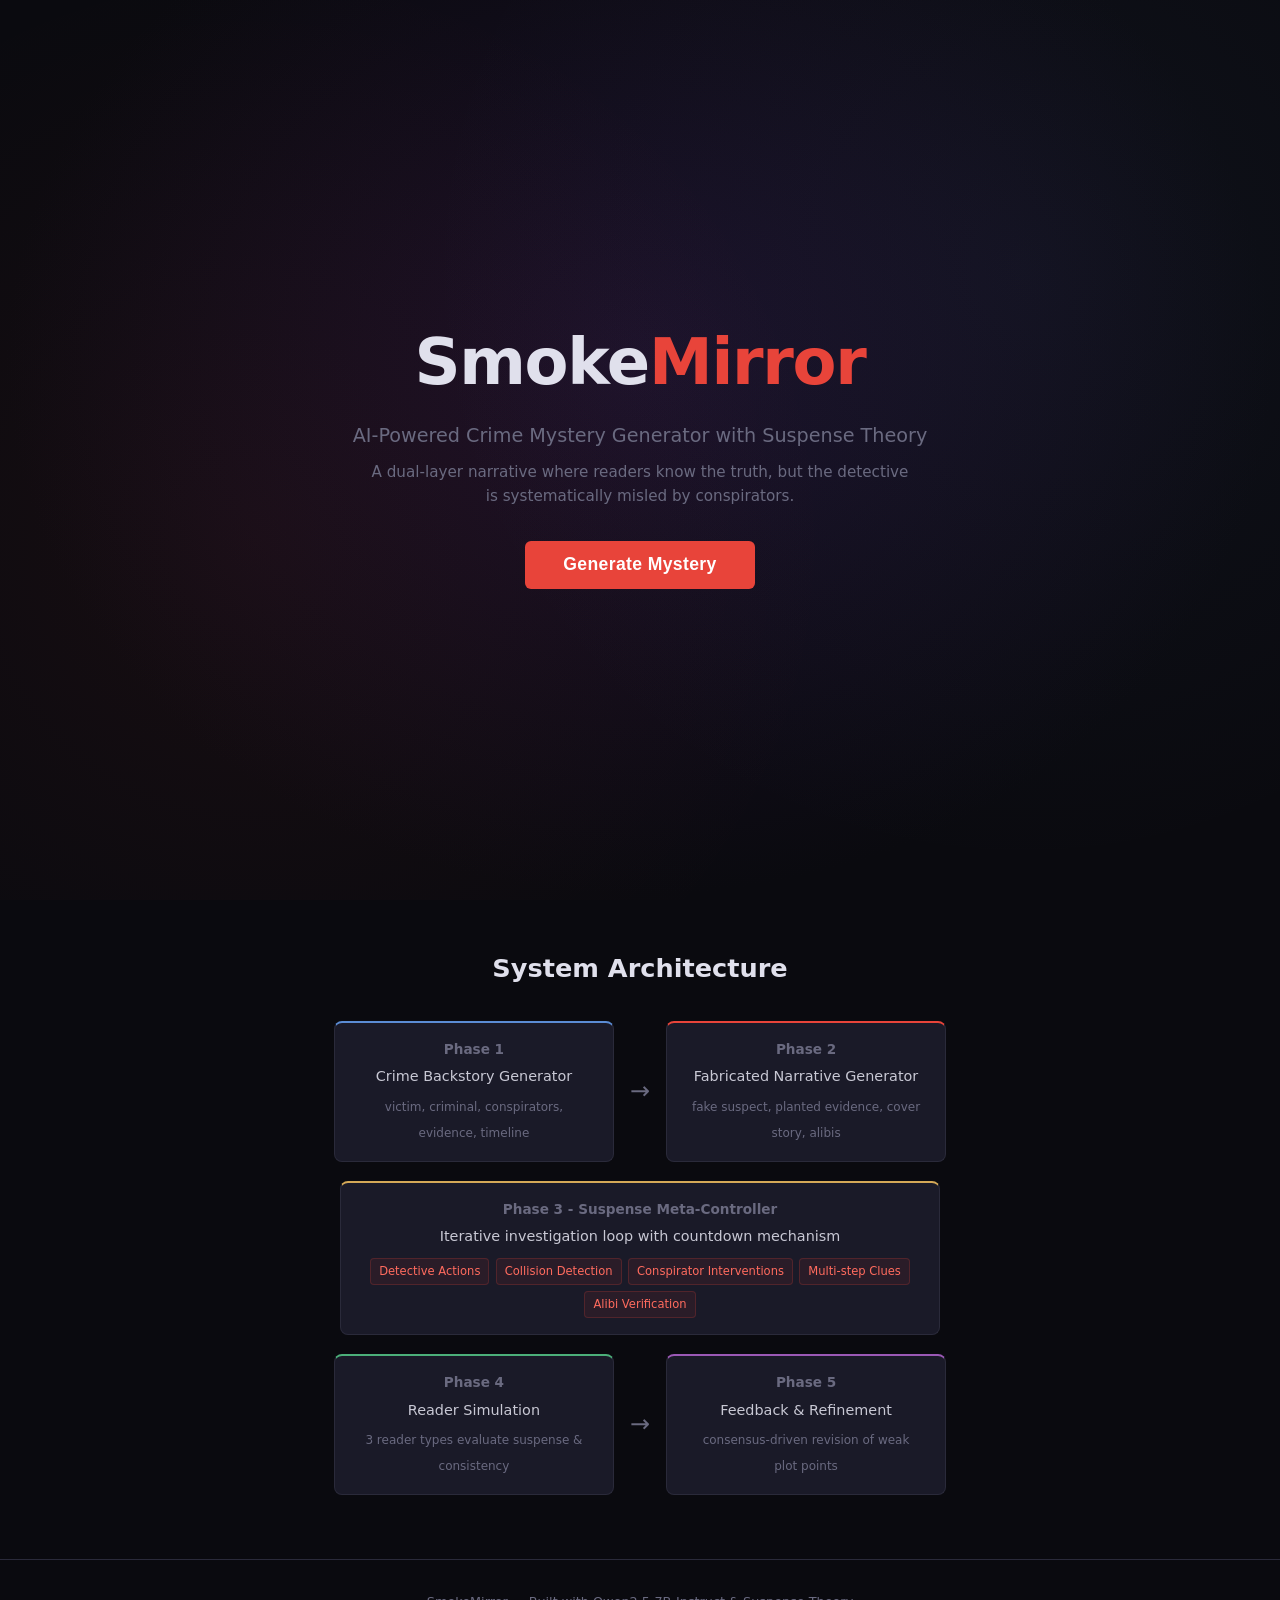
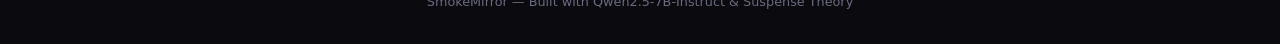
<file: docs/index.html>
<!DOCTYPE html>
<html lang="en">
<head>
  <meta charset="UTF-8">
  <meta name="viewport" content="width=device-width, initial-scale=1.0">
  <title>SmokeMirror - AI Mystery Story Generator</title>
  <link rel="stylesheet" href="style.css">
</head>
<body>
  <!-- Landing / Hero -->
  <section id="hero">
    <div class="smoke-overlay"></div>
    <div class="hero-content">
      <h1>Smoke<span class="accent">Mirror</span></h1>
      <p class="tagline">AI-Powered Crime Mystery Generator with Suspense Theory</p>
      <p class="subtitle">A dual-layer narrative where readers know the truth, but the detective is systematically misled by conspirators.</p>
      <button id="btn-generate" class="btn-primary">Generate Mystery</button>
    </div>
  </section>

  <!-- Pipeline Progress -->
  <section id="pipeline" class="hidden">
    <div class="pipeline-header">
      <h2>Generation Pipeline</h2>
      <div class="countdown-bar">
        <div class="countdown-fill" id="countdown-fill"></div>
      </div>
      <p class="countdown-label" id="countdown-label">Initializing...</p>
    </div>

    <div class="pipeline-steps">
      <div class="step" id="step-1" data-step="1">
        <div class="step-indicator"><span>1</span></div>
        <div class="step-body">
          <h3>Crime Backstory</h3>
          <p class="step-desc">Generating crime facts, characters, and evidence...</p>
          <div class="step-content" id="content-1"></div>
        </div>
      </div>

      <div class="step" id="step-2" data-step="2">
        <div class="step-indicator"><span>2</span></div>
        <div class="step-body">
          <h3>Fabricated Narrative</h3>
          <p class="step-desc">Conspirators build a false story to mislead the detective...</p>
          <div class="step-content" id="content-2"></div>
        </div>
      </div>

      <div class="step" id="step-3" data-step="3">
        <div class="step-indicator"><span>3</span></div>
        <div class="step-body">
          <h3>Detective Investigation</h3>
          <p class="step-desc">Suspense meta-controller generates the investigation with countdown pressure...</p>
          <div class="step-content" id="content-3"></div>
        </div>
      </div>

      <div class="step" id="step-4" data-step="4">
        <div class="step-indicator"><span>4</span></div>
        <div class="step-body">
          <h3>Reader Evaluation</h3>
          <p class="step-desc">Simulated readers score suspense and flag issues...</p>
          <div class="step-content" id="content-4"></div>
        </div>
      </div>

      <div class="step" id="step-5" data-step="5">
        <div class="step-indicator"><span>5</span></div>
        <div class="step-body">
          <h3>Refinement</h3>
          <p class="step-desc">Addressing flagged issues and improving weak plot points...</p>
          <div class="step-content" id="content-5"></div>
        </div>
      </div>

      <div class="step" id="step-6" data-step="6">
        <div class="step-indicator"><span>6</span></div>
        <div class="step-body">
          <h3>Story Assembly</h3>
          <p class="step-desc">Assembling the final dual-layer narrative...</p>
          <div class="step-content" id="content-6"></div>
        </div>
      </div>
    </div>
  </section>

  <!-- Final Story -->
  <section id="story-output" class="hidden">
    <div class="story-header">
      <h2>Generated Mystery</h2>
      <div class="story-controls">
        <div class="lang-toggle" id="lang-toggle">
          <button class="lang-btn active" data-lang="en">EN</button>
          <button class="lang-btn" data-lang="zh">中文</button>
        </div>
        <div class="story-meta" id="story-meta"></div>
      </div>
    </div>
    <div class="story-body" id="story-body"></div>
    <button id="btn-restart" class="btn-secondary">Generate Another</button>
  </section>

  <!-- Architecture Diagram -->
  <section id="architecture">
    <h2>System Architecture</h2>
    <div class="arch-diagram">
      <div class="arch-row">
        <div class="arch-box phase1">
          <h4>Phase 1</h4>
          <p>Crime Backstory Generator</p>
          <small>victim, criminal, conspirators, evidence, timeline</small>
        </div>
        <div class="arch-arrow">&rarr;</div>
        <div class="arch-box phase2">
          <h4>Phase 2</h4>
          <p>Fabricated Narrative Generator</p>
          <small>fake suspect, planted evidence, cover story, alibis</small>
        </div>
      </div>
      <div class="arch-row">
        <div class="arch-box phase3 wide">
          <h4>Phase 3 - Suspense Meta-Controller</h4>
          <p>Iterative investigation loop with countdown mechanism</p>
          <div class="arch-sub">
            <span>Detective Actions</span>
            <span>Collision Detection</span>
            <span>Conspirator Interventions</span>
            <span>Multi-step Clues</span>
            <span>Alibi Verification</span>
          </div>
        </div>
      </div>
      <div class="arch-row">
        <div class="arch-box phase4">
          <h4>Phase 4</h4>
          <p>Reader Simulation</p>
          <small>3 reader types evaluate suspense &amp; consistency</small>
        </div>
        <div class="arch-arrow">&rarr;</div>
        <div class="arch-box phase5">
          <h4>Phase 5</h4>
          <p>Feedback &amp; Refinement</p>
          <small>consensus-driven revision of weak plot points</small>
        </div>
      </div>
    </div>
  </section>

  <footer>
    <p>SmokeMirror &mdash; Built with Qwen2.5-7B-Instruct &amp; Suspense Theory</p>
  </footer>

  <script src="app.js"></script>
</body>
</html>
</file>
<file: docs/style.css>
/* ===== Base ===== */
*,*::before,*::after{box-sizing:border-box;margin:0;padding:0}
:root{
  --bg:#0a0a0f;
  --bg2:#12121a;
  --card:#1a1a28;
  --border:#2a2a3a;
  --text:#c8c8d4;
  --text-dim:#6a6a80;
  --accent:#e8443a;
  --accent2:#ff6b5e;
  --gold:#d4a857;
  --green:#4caf7a;
  --blue:#5b8cd4;
}
html{scroll-behavior:smooth}
body{
  font-family:'Segoe UI',system-ui,-apple-system,sans-serif;
  background:var(--bg);
  color:var(--text);
  line-height:1.6;
  overflow-x:hidden;
}
h1,h2,h3,h4{font-weight:600;color:#e0e0ec}
a{color:var(--accent2)}

/* ===== Hero ===== */
#hero{
  min-height:100vh;
  display:flex;
  align-items:center;
  justify-content:center;
  text-align:center;
  position:relative;
  background:radial-gradient(ellipse at 50% 40%,#1a1028 0%,var(--bg) 70%);
}
.smoke-overlay{
  position:absolute;inset:0;
  background:
    radial-gradient(circle at 20% 60%,rgba(232,68,58,.06) 0%,transparent 50%),
    radial-gradient(circle at 80% 30%,rgba(91,140,212,.06) 0%,transparent 50%);
  pointer-events:none;
}
.hero-content{position:relative;z-index:1;max-width:700px;padding:2rem}
.hero-content h1{
  font-size:4rem;
  letter-spacing:-.02em;
  margin-bottom:.5rem;
}
.accent{color:var(--accent)}
.tagline{font-size:1.2rem;color:var(--text-dim);margin-bottom:.5rem}
.subtitle{font-size:.95rem;color:var(--text-dim);margin-bottom:2rem;max-width:540px;margin-left:auto;margin-right:auto}

/* ===== Buttons ===== */
.btn-primary{
  padding:.85rem 2.4rem;
  font-size:1.1rem;
  font-weight:600;
  color:#fff;
  background:var(--accent);
  border:none;
  border-radius:6px;
  cursor:pointer;
  transition:all .2s;
  letter-spacing:.02em;
}
.btn-primary:hover{background:var(--accent2);transform:translateY(-1px);box-shadow:0 4px 20px rgba(232,68,58,.3)}
.btn-primary:disabled{opacity:.5;cursor:not-allowed;transform:none;box-shadow:none}
.btn-secondary{
  padding:.7rem 2rem;
  font-size:1rem;
  color:var(--accent2);
  background:transparent;
  border:1px solid var(--accent);
  border-radius:6px;
  cursor:pointer;
  transition:all .2s;
  margin-top:2rem;
}
.btn-secondary:hover{background:rgba(232,68,58,.1)}

/* ===== Pipeline ===== */
#pipeline{
  max-width:860px;
  margin:0 auto;
  padding:3rem 1.5rem;
}
.pipeline-header{text-align:center;margin-bottom:2.5rem}
.pipeline-header h2{font-size:1.8rem;margin-bottom:1rem}
.countdown-bar{
  width:100%;
  height:6px;
  background:var(--border);
  border-radius:3px;
  overflow:hidden;
  margin-bottom:.5rem;
}
.countdown-fill{
  height:100%;
  width:0%;
  background:linear-gradient(90deg,var(--accent),var(--gold));
  border-radius:3px;
  transition:width .6s ease;
}
.countdown-label{font-size:.85rem;color:var(--text-dim)}

/* Steps */
.pipeline-steps{display:flex;flex-direction:column;gap:.5rem}
.step{
  display:flex;
  gap:1.2rem;
  padding:1rem 0;
  opacity:.35;
  transition:opacity .4s;
}
.step.active,.step.done{opacity:1}
.step-indicator{
  flex-shrink:0;
  width:36px;height:36px;
  border-radius:50%;
  border:2px solid var(--border);
  display:flex;align-items:center;justify-content:center;
  font-size:.85rem;font-weight:700;color:var(--text-dim);
  transition:all .3s;
}
.step.active .step-indicator{border-color:var(--accent);color:var(--accent);box-shadow:0 0 12px rgba(232,68,58,.3)}
.step.done .step-indicator{border-color:var(--green);color:var(--green);background:rgba(76,175,122,.1)}
.step-body{flex:1;min-width:0}
.step-body h3{font-size:1.05rem;margin-bottom:.2rem}
.step-desc{font-size:.85rem;color:var(--text-dim)}
.step-content{
  margin-top:.8rem;
  max-height:0;
  overflow:hidden;
  transition:max-height .5s ease;
}
.step.active .step-content,.step.done .step-content{max-height:2000px}

/* Content cards inside steps */
.info-card{
  background:var(--card);
  border:1px solid var(--border);
  border-radius:8px;
  padding:1rem 1.2rem;
  margin-bottom:.6rem;
  font-size:.9rem;
}
.info-card h4{font-size:.9rem;color:var(--gold);margin-bottom:.4rem}
.info-card .label{color:var(--text-dim);font-size:.8rem}
.info-card .value{color:var(--text)}
.info-row{display:flex;gap:.5rem;margin-bottom:.3rem;flex-wrap:wrap}
.tag{
  display:inline-block;
  padding:.15rem .5rem;
  background:rgba(91,140,212,.12);
  color:var(--blue);
  border-radius:4px;
  font-size:.78rem;
}
.tag.danger{background:rgba(232,68,58,.12);color:var(--accent2)}
.tag.gold{background:rgba(212,168,87,.12);color:var(--gold)}
.tag.green{background:rgba(76,175,122,.12);color:var(--green)}

/* Plot points */
.plot-point{
  background:var(--card);
  border-left:3px solid var(--border);
  padding:.8rem 1rem;
  margin-bottom:.5rem;
  border-radius:0 6px 6px 0;
  font-size:.85rem;
  animation:slideIn .4s ease;
}
.plot-point.collision{border-left-color:var(--accent)}
.plot-point.progress{border-left-color:var(--green)}
.plot-point .pp-header{display:flex;justify-content:space-between;align-items:center;margin-bottom:.3rem}
.plot-point .pp-id{font-weight:700;color:var(--text-dim);font-size:.78rem}
.plot-point .pp-suspense{font-size:.75rem}
.plot-point .pp-body{color:var(--text)}
.plot-point .pp-reveal{font-size:.8rem;color:var(--gold);font-style:italic;margin-top:.3rem}

@keyframes slideIn{from{opacity:0;transform:translateX(-12px)}to{opacity:1;transform:translateX(0)}}

/* Suspense bar */
.suspense-bar{
  display:flex;align-items:center;gap:.5rem;
  margin-top:.4rem;font-size:.78rem;color:var(--text-dim);
}
.suspense-track{flex:1;height:4px;background:var(--border);border-radius:2px;overflow:hidden}
.suspense-value{height:100%;border-radius:2px;transition:width .3s}

/* Reader eval */
.eval-card{
  background:var(--card);
  border:1px solid var(--border);
  border-radius:8px;
  padding:1rem;
  margin-bottom:.6rem;
}
.eval-card h4{margin-bottom:.5rem;font-size:.9rem}
.score-row{display:flex;justify-content:space-between;font-size:.85rem;margin-bottom:.3rem}
.score-val{font-weight:700}

/* ===== Story Output ===== */
#story-output{
  max-width:780px;
  margin:0 auto;
  padding:3rem 1.5rem;
  text-align:center;
}
.story-header h2{font-size:2rem;margin-bottom:.5rem}
.story-controls{display:flex;align-items:center;gap:1.5rem;margin-bottom:2rem;flex-wrap:wrap}
.story-meta{font-size:.85rem;color:var(--text-dim)}
.lang-toggle{display:flex;gap:0;border:1px solid var(--border);border-radius:6px;overflow:hidden}
.lang-btn{background:transparent;color:var(--text-dim);border:none;padding:.4rem 1rem;cursor:pointer;font-size:.85rem;transition:all .2s}
.lang-btn:hover{color:var(--text);background:var(--bg2)}
.lang-btn.active{background:var(--accent);color:#fff}
.story-body{
  text-align:left;
  background:var(--bg2);
  border:1px solid var(--border);
  border-radius:10px;
  padding:2rem 2.5rem;
  font-size:.95rem;
  line-height:1.8;
  white-space:pre-wrap;
  max-height:70vh;
  overflow-y:auto;
}
.story-body h1,.story-body h2,.story-body h3{margin-top:1.5rem;margin-bottom:.5rem}
.story-body hr{border:none;border-top:1px solid var(--border);margin:1.5rem 0}

/* ===== Architecture ===== */
#architecture{
  max-width:860px;
  margin:0 auto;
  padding:3rem 1.5rem 4rem;
}
#architecture h2{text-align:center;font-size:1.6rem;margin-bottom:2rem}
.arch-diagram{display:flex;flex-direction:column;gap:1.2rem;align-items:center}
.arch-row{display:flex;align-items:center;gap:1rem;flex-wrap:wrap;justify-content:center}
.arch-box{
  background:var(--card);
  border:1px solid var(--border);
  border-radius:8px;
  padding:1rem 1.4rem;
  text-align:center;
  width:280px;
}
.arch-box.wide{width:600px}
.arch-box h4{font-size:.85rem;color:var(--text-dim);margin-bottom:.3rem}
.arch-box p{font-size:.9rem;margin-bottom:.3rem}
.arch-box small{font-size:.75rem;color:var(--text-dim)}
.arch-sub{display:flex;flex-wrap:wrap;gap:.4rem;justify-content:center;margin-top:.6rem}
.arch-sub span{
  padding:.2rem .5rem;
  background:rgba(232,68,58,.08);
  border:1px solid rgba(232,68,58,.2);
  border-radius:4px;
  font-size:.72rem;
  color:var(--accent2);
}
.arch-arrow{font-size:1.5rem;color:var(--text-dim)}
.phase1{border-top:2px solid var(--blue)}
.phase2{border-top:2px solid var(--accent)}
.phase3{border-top:2px solid var(--gold)}
.phase4{border-top:2px solid var(--green)}
.phase5{border-top:2px solid #9b59b6}

/* ===== Footer ===== */
footer{text-align:center;padding:2rem;color:var(--text-dim);font-size:.8rem;border-top:1px solid var(--border)}

/* ===== Utility ===== */
.hidden{display:none!important}

/* ===== Responsive ===== */
@media(max-width:640px){
  .hero-content h1{font-size:2.5rem}
  .arch-box{width:100%}
  .arch-box.wide{width:100%}
  .arch-arrow{display:none}
  .story-body{padding:1.2rem}
}
</file>
